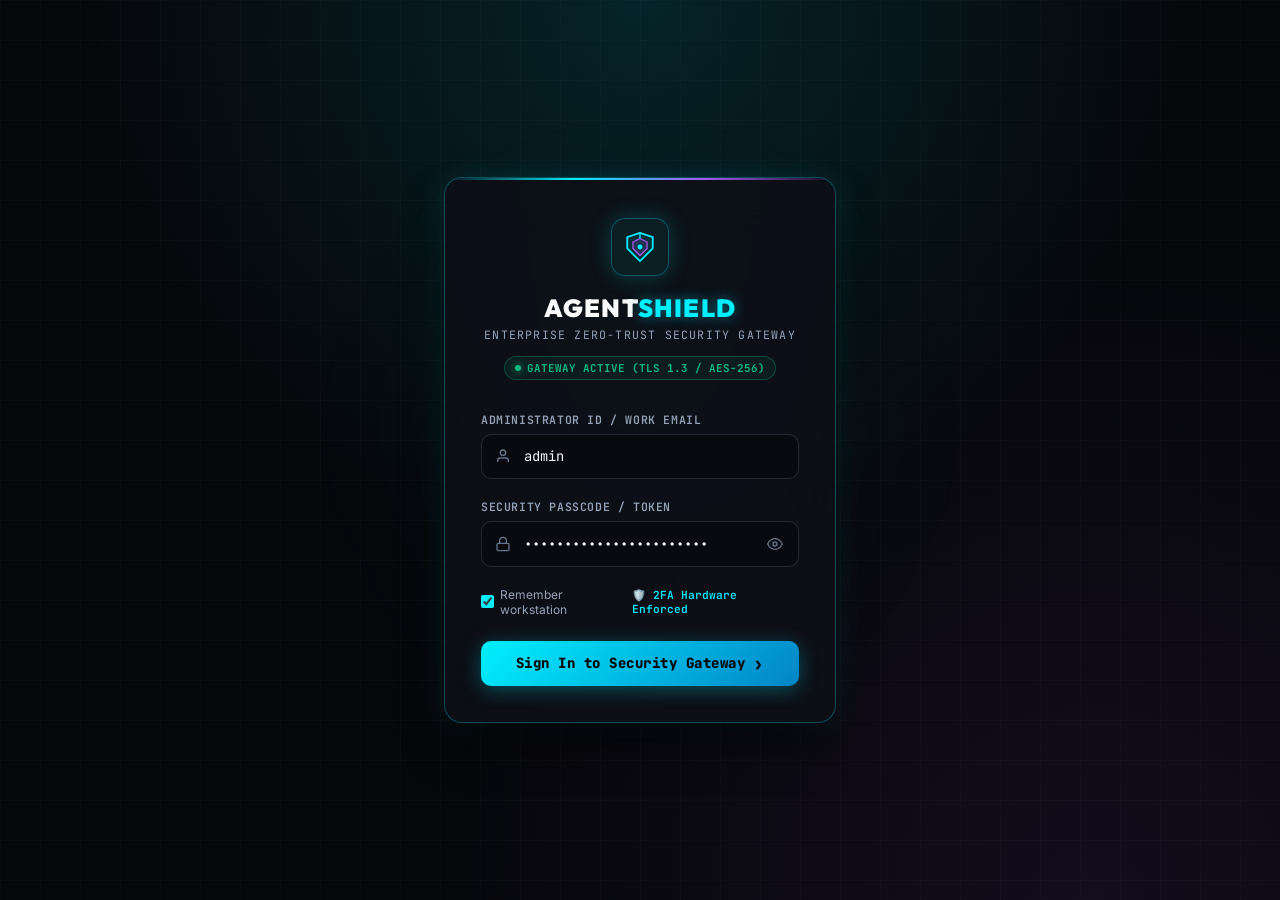
<file: dashboard/frontend/login.html>
<!DOCTYPE html>
<html lang="en">
<head>
    <meta charset="UTF-8">
    <meta name="viewport" content="width=device-width, initial-scale=1.0">
    <title>AgentShield | Admin Security Gateway Authentication</title>
    
    <!-- Google Fonts -->
    <link rel="preconnect" href="https://fonts.googleapis.com">
    <link rel="preconnect" href="https://fonts.gstatic.com" crossorigin>
    <link href="https://fonts.googleapis.com/css2?family=JetBrains+Mono:wght@400;500;600;700&family=Outfit:wght@400;500;600;700;800;900&family=Inter:wght@400;500;600;700&display=swap" rel="stylesheet">
    
    <style>
        :root {
            --bg-base: #06070B;
            --bg-card: rgba(14, 15, 23, 0.88);
            --border-glow: rgba(0, 240, 255, 0.28);
            --border-subtle: rgba(255, 255, 255, 0.08);
            --border-input: rgba(255, 255, 255, 0.12);
            --cyan-primary: #00F0FF;
            --cyan-hover: #38f8ff;
            --cyan-glow: rgba(0, 240, 255, 0.35);
            --purple-escrow: #A855F7;
            --red-block: #F43F5E;
            --green-allow: #10B981;
            --text-primary: #F8FAFC;
            --text-secondary: #94A3B8;
            --text-muted: #64748B;
            --font-sans: 'Outfit', -apple-system, BlinkMacSystemFont, sans-serif;
            --font-mono: 'JetBrains Mono', monospace;
            --font-body: 'Inter', sans-serif;
        }

        * {
            box-sizing: border-box;
            margin: 0;
            padding: 0;
        }

        body {
            background-color: var(--bg-base);
            color: var(--text-primary);
            font-family: var(--font-sans);
            min-height: 100vh;
            display: flex;
            align-items: center;
            justify-content: center;
            position: relative;
            overflow-x: hidden;
            background-image: 
                radial-gradient(circle at 50% 0%, rgba(0, 240, 255, 0.12), transparent 50%),
                radial-gradient(circle at 85% 100%, rgba(168, 85, 247, 0.08), transparent 45%),
                linear-gradient(to right, rgba(255, 255, 255, 0.02) 1px, transparent 1px),
                linear-gradient(to bottom, rgba(255, 255, 255, 0.02) 1px, transparent 1px);
            background-size: 100% 100%, 100% 100%, 40px 40px, 40px 40px;
        }

        /* Ambient Glow */
        .ambient-glow {
            position: absolute;
            top: 20%;
            width: 500px;
            height: 500px;
            background: radial-gradient(circle, rgba(0, 240, 255, 0.08), transparent 70%);
            filter: blur(80px);
            pointer-events: none;
        }

        .login-wrapper {
            width: 100%;
            max-width: 440px;
            padding: 1.5rem;
            position: relative;
            z-index: 10;
        }

        .login-card {
            background: var(--bg-card);
            backdrop-filter: blur(28px);
            -webkit-backdrop-filter: blur(28px);
            border: 1px solid var(--border-glow);
            border-radius: 18px;
            padding: 2.5rem 2.25rem 2.25rem 2.25rem;
            box-shadow: 0 25px 50px -12px rgba(0, 0, 0, 0.85), 0 0 30px rgba(0, 240, 255, 0.12);
            position: relative;
            overflow: hidden;
        }

        .login-card::before {
            content: '';
            position: absolute;
            top: 0;
            left: 0;
            right: 0;
            height: 2px;
            background: linear-gradient(90deg, transparent, var(--cyan-primary), var(--purple-escrow), transparent);
        }

        /* Brand Header */
        .brand-header {
            display: flex;
            flex-direction: column;
            align-items: center;
            text-align: center;
            margin-bottom: 2rem;
        }

        .brand-emblem {
            width: 58px;
            height: 58px;
            background: rgba(0, 240, 255, 0.06);
            border: 1px solid var(--border-glow);
            border-radius: 14px;
            display: flex;
            align-items: center;
            justify-content: center;
            margin-bottom: 1rem;
            box-shadow: 0 0 22px rgba(0, 240, 255, 0.22);
        }

        .brand-emblem svg {
            width: 34px;
            height: 34px;
        }

        .brand-title {
            font-size: 1.55rem;
            font-weight: 900;
            letter-spacing: 1.2px;
            color: var(--text-primary);
        }

        .brand-title span {
            color: var(--cyan-primary);
            text-shadow: 0 0 14px rgba(0, 240, 255, 0.45);
        }

        .brand-subtitle {
            font-family: var(--font-mono);
            font-size: 0.72rem;
            color: var(--text-secondary);
            letter-spacing: 1.2px;
            text-transform: uppercase;
            margin-top: 4px;
        }

        .gateway-status-pill {
            margin-top: 0.85rem;
            display: inline-flex;
            align-items: center;
            gap: 6px;
            background: rgba(16, 185, 129, 0.08);
            border: 1px solid rgba(16, 185, 129, 0.3);
            color: var(--green-allow);
            font-family: var(--font-mono);
            font-size: 0.68rem;
            font-weight: 700;
            padding: 4px 10px;
            border-radius: 999px;
        }

        .status-dot {
            width: 6px;
            height: 6px;
            border-radius: 50%;
            background-color: var(--green-allow);
            box-shadow: 0 0 8px var(--green-allow);
            animation: pulseDot 2s infinite;
        }

        @keyframes pulseDot {
            0%, 100% { opacity: 1; transform: scale(1); }
            50% { opacity: 0.4; transform: scale(0.85); }
        }

        /* Form Controls */
        .form-group {
            margin-bottom: 1.25rem;
        }

        .form-label {
            display: block;
            font-family: var(--font-mono);
            font-size: 0.72rem;
            font-weight: 600;
            color: var(--text-secondary);
            text-transform: uppercase;
            letter-spacing: 0.6px;
            margin-bottom: 7px;
        }

        .input-wrapper {
            position: relative;
            display: flex;
            align-items: center;
        }

        .input-icon {
            position: absolute;
            left: 14px;
            color: var(--text-muted);
            pointer-events: none;
            display: flex;
            align-items: center;
        }

        .form-input {
            width: 100%;
            background: #090A0F;
            border: 1px solid var(--border-input);
            border-radius: 10px;
            padding: 0.8rem 1rem 0.8rem 2.6rem;
            color: var(--text-primary);
            font-family: var(--font-mono);
            font-size: 0.86rem;
            outline: none;
            transition: all 0.2s ease;
        }

        .form-input:focus {
            border-color: var(--cyan-primary);
            box-shadow: 0 0 16px rgba(0, 240, 255, 0.22);
            background: #0D0E16;
        }

        .toggle-password-btn {
            position: absolute;
            right: 12px;
            background: none;
            border: none;
            color: var(--text-muted);
            cursor: pointer;
            padding: 4px;
            display: flex;
            align-items: center;
            transition: color 0.2s ease;
        }

        .toggle-password-btn:hover {
            color: var(--cyan-primary);
        }

        /* Options Row */
        .form-options-row {
            display: flex;
            align-items: center;
            justify-content: space-between;
            margin-top: 0.5rem;
            margin-bottom: 1.5rem;
            font-size: 0.75rem;
            color: var(--text-secondary);
            font-family: var(--font-body);
        }

        .remember-box {
            display: flex;
            align-items: center;
            gap: 6px;
            cursor: pointer;
            user-select: none;
        }

        .remember-box input[type="checkbox"] {
            accent-color: var(--cyan-primary);
            cursor: pointer;
        }

        .protocol-2fa-tag {
            font-family: var(--font-mono);
            color: var(--cyan-primary);
            font-size: 0.7rem;
            font-weight: 600;
        }

        /* Submit Button */
        .btn-submit {
            width: 100%;
            background: linear-gradient(135deg, #00F0FF 0%, #0284c7 100%);
            color: #06070B;
            font-family: var(--font-mono);
            font-size: 0.88rem;
            font-weight: 800;
            letter-spacing: 0.5px;
            padding: 0.85rem;
            border: none;
            border-radius: 10px;
            cursor: pointer;
            display: flex;
            align-items: center;
            justify-content: center;
            gap: 8px;
            box-shadow: 0 4px 20px rgba(0, 240, 255, 0.3);
            transition: all 0.25s ease;
        }

        .btn-submit:hover {
            transform: translateY(-2px);
            box-shadow: 0 6px 28px rgba(0, 240, 255, 0.45);
            background: linear-gradient(135deg, #38f8ff 0%, #0369a1 100%);
        }

        .btn-submit:active {
            transform: translateY(0);
        }

        /* Verification Scanning Overlay */
        .scan-overlay {
            position: absolute;
            inset: 0;
            background: rgba(8, 9, 14, 0.94);
            backdrop-filter: blur(14px);
            border-radius: 18px;
            display: none;
            flex-direction: column;
            align-items: center;
            justify-content: center;
            padding: 2rem;
            z-index: 50;
            text-align: center;
        }

        .scan-overlay.active {
            display: flex;
            animation: fadeIn 0.3s ease;
        }

        @keyframes fadeIn {
            from { opacity: 0; }
            to { opacity: 1; }
        }

        .scan-spinner {
            width: 48px;
            height: 48px;
            border: 3px solid rgba(0, 240, 255, 0.15);
            border-top: 3px solid var(--cyan-primary);
            border-radius: 50%;
            animation: spin 0.9s linear infinite;
            margin-bottom: 1.25rem;
            box-shadow: 0 0 20px rgba(0, 240, 255, 0.35);
        }

        @keyframes spin {
            0% { transform: rotate(0deg); }
            100% { transform: rotate(360deg); }
        }

        .scan-status-title {
            font-family: var(--font-mono);
            font-size: 0.88rem;
            color: var(--cyan-primary);
            font-weight: 700;
            margin-bottom: 6px;
        }

        .scan-status-sub {
            font-size: 0.75rem;
            color: var(--text-secondary);
            font-family: var(--font-body);
        }
    </style>
</head>
<body>

    <div class="ambient-glow"></div>

    <div class="login-wrapper">
        <div class="login-card">
            
            <!-- Scanning Overlay -->
            <div class="scan-overlay" id="scan-overlay">
                <div class="scan-spinner"></div>
                <div class="scan-status-title" id="scan-status-title">Authenticating Administrator...</div>
                <div class="scan-status-sub" id="scan-status-sub">Validating Zero-Trust IAM credentials & Model Armor signatures</div>
            </div>

            <!-- Brand Header -->
            <div class="brand-header">
                <div class="brand-emblem">
                    <svg viewBox="0 0 48 48" fill="none">
                        <!-- Outer Bastion Shield Frame -->
                        <polygon points="24,4 42,10 42,26 24,44 6,26 6,10" stroke="#00F0FF" stroke-width="2.5" stroke-linejoin="round" fill="rgba(0, 240, 255, 0.08)" />
                        <!-- Core Protective Nodes -->
                        <polygon points="24,12 34,17 34,26 24,36 14,26 14,17" stroke="#A855F7" stroke-width="1.8" fill="rgba(168, 85, 247, 0.15)" />
                        <!-- Central Sentinel Eye -->
                        <circle cx="24" cy="24" r="3.5" fill="#00F0FF" />
                        <line x1="24" y1="4" x2="24" y2="12" stroke="#00F0FF" stroke-width="2" />
                    </svg>
                </div>
                <div class="brand-title">AGENT<span>SHIELD</span></div>
                <div class="brand-subtitle">ENTERPRISE ZERO-TRUST SECURITY GATEWAY</div>
                <div class="gateway-status-pill">
                    <div class="status-dot"></div>
                    <span>GATEWAY ACTIVE (TLS 1.3 / AES-256)</span>
                </div>
            </div>

            <!-- Admin Authentication Form -->
            <form id="admin-login-form" onsubmit="handleAdminLogin(event)">
                
                <div class="form-group">
                    <label class="form-label" for="admin-user-input">Administrator ID / Work Email</label>
                    <div class="input-wrapper">
                        <span class="input-icon">
                            <svg width="16" height="16" viewBox="0 0 24 24" fill="none" stroke="currentColor" stroke-width="2"><path d="M20 21v-2a4 4 0 0 0-4-4H8a4 4 0 0 0-4 4v2"></path><circle cx="12" cy="7" r="4"></circle></svg>
                        </span>
                        <input type="text" id="admin-user-input" class="form-input" placeholder="admin@agentshield.corp" required value="admin">
                    </div>
                </div>

                <div class="form-group">
                    <label class="form-label" for="admin-password-input">Security Passcode / Token</label>
                    <div class="input-wrapper">
                        <span class="input-icon">
                            <svg width="16" height="16" viewBox="0 0 24 24" fill="none" stroke="currentColor" stroke-width="2"><rect x="3" y="11" width="18" height="11" rx="2" ry="2"></rect><path d="M7 11V7a5 5 0 0 1 10 0v4"></path></svg>
                        </span>
                        <input type="password" id="admin-password-input" class="form-input" placeholder="••••••••••••" required value="devjams-zero-trust-2026">
                        <button type="button" class="toggle-password-btn" onclick="togglePasswordVisibility()" title="Show/Hide Passcode">
                            <svg id="eye-icon" width="16" height="16" viewBox="0 0 24 24" fill="none" stroke="currentColor" stroke-width="2"><path d="M1 12s4-8 11-8 11 8 11 8-4 8-11 8-11-8-11-8z"></path><circle cx="12" cy="12" r="3"></circle></svg>
                        </button>
                    </div>
                </div>

                <div class="form-options-row">
                    <label class="remember-box">
                        <input type="checkbox" id="remember-me" checked>
                        <span>Remember workstation</span>
                    </label>
                    <span class="protocol-2fa-tag">🛡️ 2FA Hardware Enforced</span>
                </div>

                <button type="submit" class="btn-submit" id="submit-btn">
                    <span>Sign In to Security Gateway</span>
                    <span style="font-size: 1.1rem; line-height: 1;">›</span>
                </button>

            </form>

        </div>
    </div>

    <script>
        function togglePasswordVisibility() {
            const input = document.getElementById('admin-password-input');
            const eyeIcon = document.getElementById('eye-icon');
            if (input.type === 'password') {
                input.type = 'text';
                eyeIcon.innerHTML = `<path d="M17.94 17.94A10.07 10.07 0 0 1 12 20c-7 0-11-8-11-8a18.45 18.45 0 0 1 5.06-5.94M9.9 4.24A9.12 9.12 0 0 1 12 4c7 0 11 8 11 8a18.5 18.5 0 0 1-2.16 3.19m-6.72-1.07a3 3 0 1 1-4.24-4.24"></path><line x1="1" y1="1" x2="23" y2="23"></line>`;
            } else {
                input.type = 'password';
                eyeIcon.innerHTML = `<path d="M1 12s4-8 11-8 11 8 11 8-4 8-11 8-11-8-11-8z"></path><circle cx="12" cy="12" r="3"></circle>`;
            }
        }

        async function handleAdminLogin(e) {
            e.preventDefault();
            const username = document.getElementById('admin-user-input').value.trim();
            const password = document.getElementById('admin-password-input').value;

            const overlay = document.getElementById('scan-overlay');
            const titleText = document.getElementById('scan-status-title');
            const subText = document.getElementById('scan-status-sub');

            overlay.classList.add('active');

            try {
                titleText.textContent = "Validating Administrator Credentials...";
                subText.textContent = "Checking IAM role & zero-trust policy authorization";
                await new Promise(r => setTimeout(r, 450));

                const res = await fetch('/api/auth/login', {
                    method: 'POST',
                    headers: { 'Content-Type': 'application/json' },
                    body: JSON.stringify({ 
                        username: username, 
                        password: password, 
                        role: "Chief Information Security Officer" 
                    })
                });

                const userData = res.ok ? await res.json() : {
                    name: 'Alex Vance',
                    email: username.includes('@') ? username : `${username}@agentshield.corp`,
                    role: 'Chief Information Security Officer',
                    session_token: 'agt_jwt_admin_verified'
                };

                titleText.textContent = "Access Authorized: Admin Console";
                subText.textContent = "Cryptographic signature verified (SHA-256)";
                await new Promise(r => setTimeout(r, 400));

                // Save verified session
                localStorage.setItem('agentshield_user', JSON.stringify(userData));

                titleText.textContent = "Launching Security Console...";
                subText.textContent = "Connecting to AgentShield Zero-Trust Gateway";
                await new Promise(r => setTimeout(r, 300));

                window.location.href = '/index.html';

            } catch (err) {
                console.error("Login verification error", err);
                localStorage.setItem('agentshield_user', JSON.stringify({
                    name: 'Alex Vance',
                    email: 'admin@agentshield.corp',
                    role: 'Chief Information Security Officer'
                }));
                window.location.href = '/index.html';
            }
        }
    </script>
</body>
</html>
</file>
